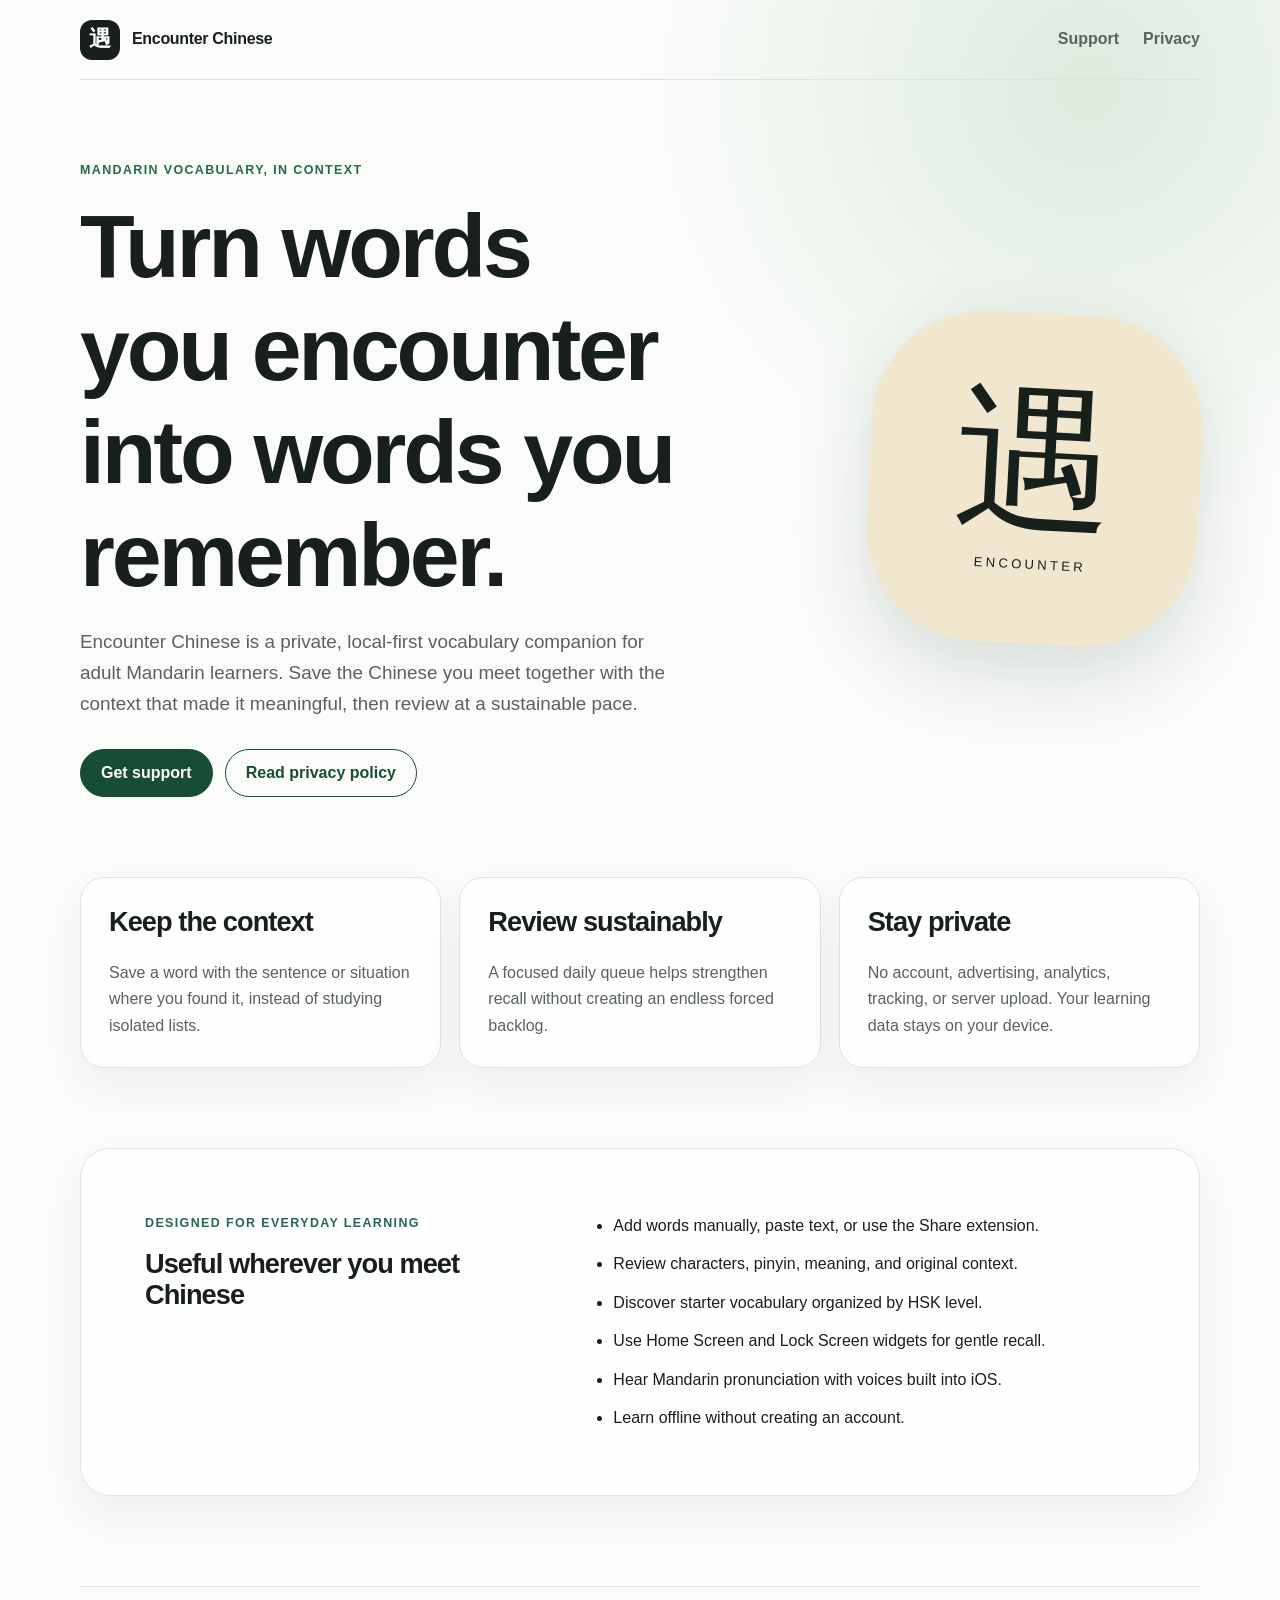
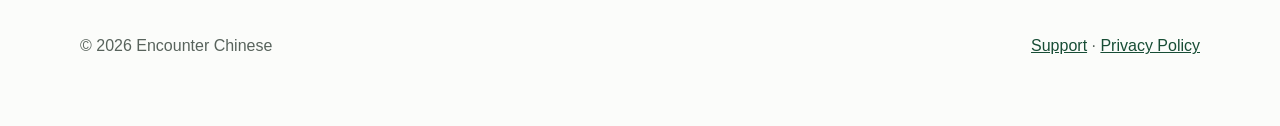
<file: index.html>
<!doctype html>
<html lang="en">
<head>
  <meta charset="utf-8">
  <meta name="viewport" content="width=device-width, initial-scale=1">
  <meta name="description" content="Official support website for Encounter Chinese, a private, local-first Mandarin vocabulary companion.">
  <title>Encounter Chinese</title>
  <link rel="stylesheet" href="styles.css">
</head>
<body>
  <header class="site-header">
    <a class="brand" href="index.html" aria-label="Encounter Chinese home">
      <span class="brand-mark" aria-hidden="true">遇</span>
      <span>Encounter Chinese</span>
    </a>
    <nav aria-label="Main navigation">
      <a href="support.html">Support</a>
      <a href="privacy.html">Privacy</a>
    </nav>
  </header>

  <main>
    <section class="hero">
      <div>
        <p class="eyebrow">Mandarin vocabulary, in context</p>
        <h1>Turn words you encounter into words you remember.</h1>
        <p class="lead">Encounter Chinese is a private, local-first vocabulary companion for adult Mandarin learners. Save the Chinese you meet together with the context that made it meaningful, then review at a sustainable pace.</p>
        <div class="actions">
          <a class="button primary" href="support.html">Get support</a>
          <a class="button secondary" href="privacy.html">Read privacy policy</a>
        </div>
      </div>
      <div class="hero-card" aria-label="Encounter Chinese app symbol">
        <span>遇</span>
        <small>encounter</small>
      </div>
    </section>

    <section class="feature-grid" aria-label="App features">
      <article>
        <h2>Keep the context</h2>
        <p>Save a word with the sentence or situation where you found it, instead of studying isolated lists.</p>
      </article>
      <article>
        <h2>Review sustainably</h2>
        <p>A focused daily queue helps strengthen recall without creating an endless forced backlog.</p>
      </article>
      <article>
        <h2>Stay private</h2>
        <p>No account, advertising, analytics, tracking, or server upload. Your learning data stays on your device.</p>
      </article>
    </section>

    <section class="detail-panel">
      <div>
        <p class="eyebrow">Designed for everyday learning</p>
        <h2>Useful wherever you meet Chinese</h2>
      </div>
      <ul>
        <li>Add words manually, paste text, or use the Share extension.</li>
        <li>Review characters, pinyin, meaning, and original context.</li>
        <li>Discover starter vocabulary organized by HSK level.</li>
        <li>Use Home Screen and Lock Screen widgets for gentle recall.</li>
        <li>Hear Mandarin pronunciation with voices built into iOS.</li>
        <li>Learn offline without creating an account.</li>
      </ul>
    </section>
  </main>

  <footer>
    <p>© 2026 Encounter Chinese</p>
    <p><a href="support.html">Support</a> · <a href="privacy.html">Privacy Policy</a></p>
  </footer>
</body>
</html>
</file>
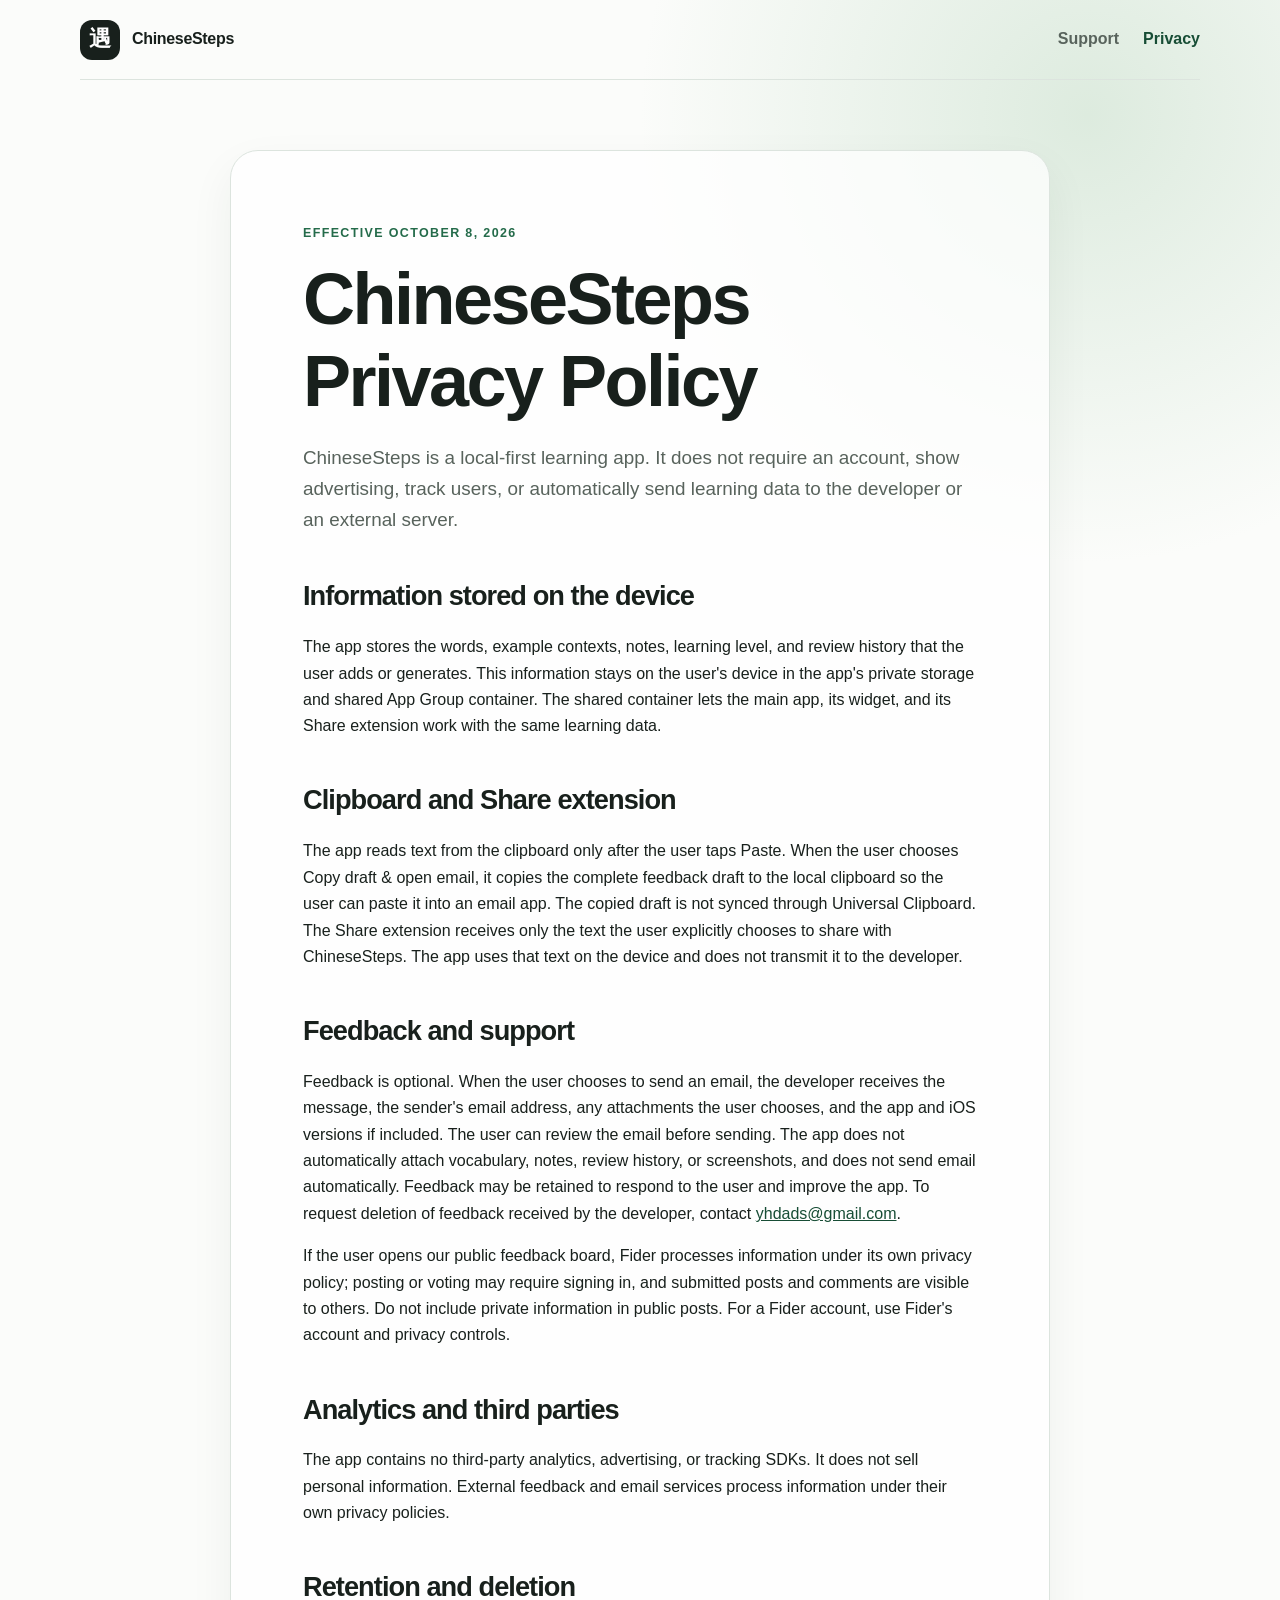
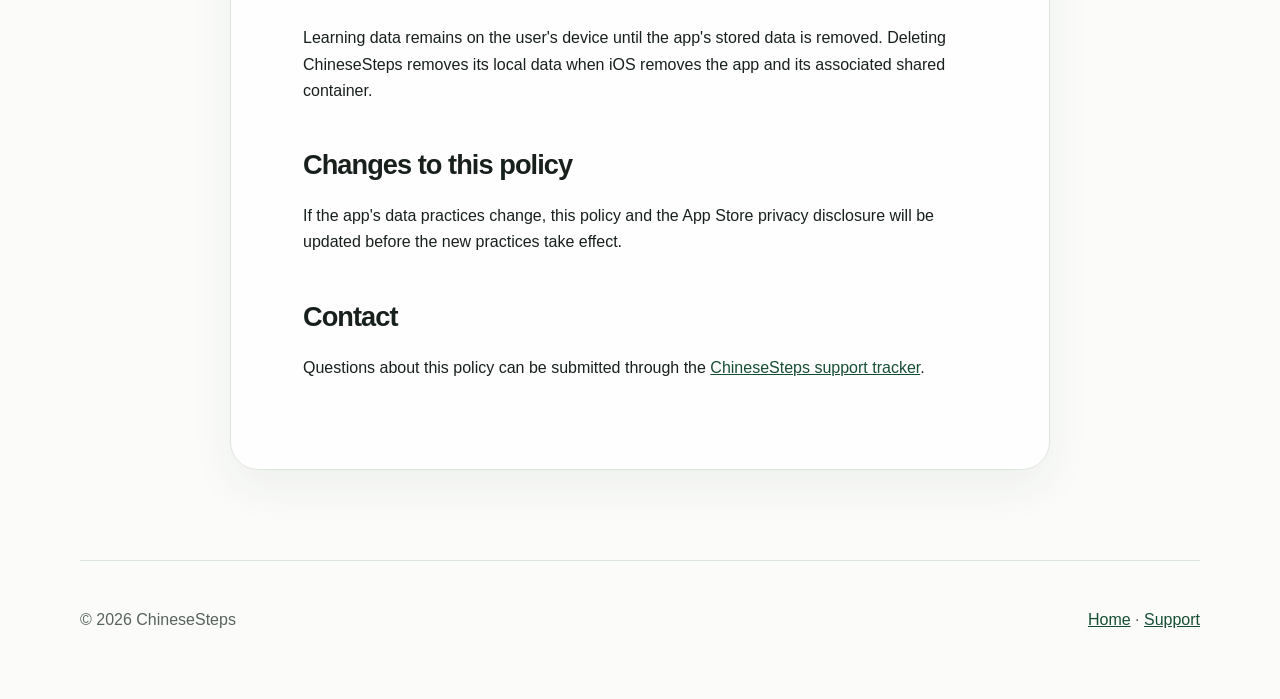
<file: privacy.html>
<!doctype html>
<html lang="en">
<head>
  <meta charset="utf-8">
  <meta name="viewport" content="width=device-width, initial-scale=1">
  <meta name="description" content="Privacy Policy for ChineseSteps.">
  <title>Privacy Policy — ChineseSteps</title>
  <link rel="stylesheet" href="styles.css">
</head>
<body>
  <header class="site-header">
    <a class="brand" href="index.html" aria-label="ChineseSteps home">
      <span class="brand-mark" aria-hidden="true">遇</span>
      <span>ChineseSteps</span>
    </a>
    <nav aria-label="Main navigation">
      <a href="support.html">Support</a>
      <a aria-current="page" href="privacy.html">Privacy</a>
    </nav>
  </header>

  <main class="article-layout">
    <article class="document">
      <p class="eyebrow">Effective October 8, 2026</p>
      <h1>ChineseSteps Privacy Policy</h1>
      <p class="lead">ChineseSteps is a local-first learning app. It does not require an account, show advertising, track users, or automatically send learning data to the developer or an external server.</p>

      <h2>Information stored on the device</h2>
      <p>The app stores the words, example contexts, notes, learning level, and review history that the user adds or generates. This information stays on the user's device in the app's private storage and shared App Group container. The shared container lets the main app, its widget, and its Share extension work with the same learning data.</p>

      <h2>Clipboard and Share extension</h2>
      <p>The app reads text from the clipboard only after the user taps Paste. When the user chooses Copy draft &amp; open email, it copies the complete feedback draft to the local clipboard so the user can paste it into an email app. The copied draft is not synced through Universal Clipboard. The Share extension receives only the text the user explicitly chooses to share with ChineseSteps. The app uses that text on the device and does not transmit it to the developer.</p>

      <h2>Feedback and support</h2>
      <p>Feedback is optional. When the user chooses to send an email, the developer receives the message, the sender's email address, any attachments the user chooses, and the app and iOS versions if included. The user can review the email before sending. The app does not automatically attach vocabulary, notes, review history, or screenshots, and does not send email automatically. Feedback may be retained to respond to the user and improve the app. To request deletion of feedback received by the developer, contact <a href="mailto:yhdads@gmail.com">yhdads@gmail.com</a>.</p>
      <p>If the user opens our public feedback board, Fider processes information under its own privacy policy; posting or voting may require signing in, and submitted posts and comments are visible to others. Do not include private information in public posts. For a Fider account, use Fider's account and privacy controls.</p>

      <h2>Analytics and third parties</h2>
      <p>The app contains no third-party analytics, advertising, or tracking SDKs. It does not sell personal information. External feedback and email services process information under their own privacy policies.</p>

      <h2>Retention and deletion</h2>
      <p>Learning data remains on the user's device until the app's stored data is removed. Deleting ChineseSteps removes its local data when iOS removes the app and its associated shared container.</p>

      <h2>Changes to this policy</h2>
      <p>If the app's data practices change, this policy and the App Store privacy disclosure will be updated before the new practices take effect.</p>

      <h2>Contact</h2>
      <p>Questions about this policy can be submitted through the <a href="https://github.com/yhdawhf/encounter-chinese-support/issues/new">ChineseSteps support tracker</a>.</p>
    </article>
  </main>

  <footer>
    <p>© 2026 ChineseSteps</p>
    <p><a href="index.html">Home</a> · <a href="support.html">Support</a></p>
  </footer>
</body>
</html>
</file>
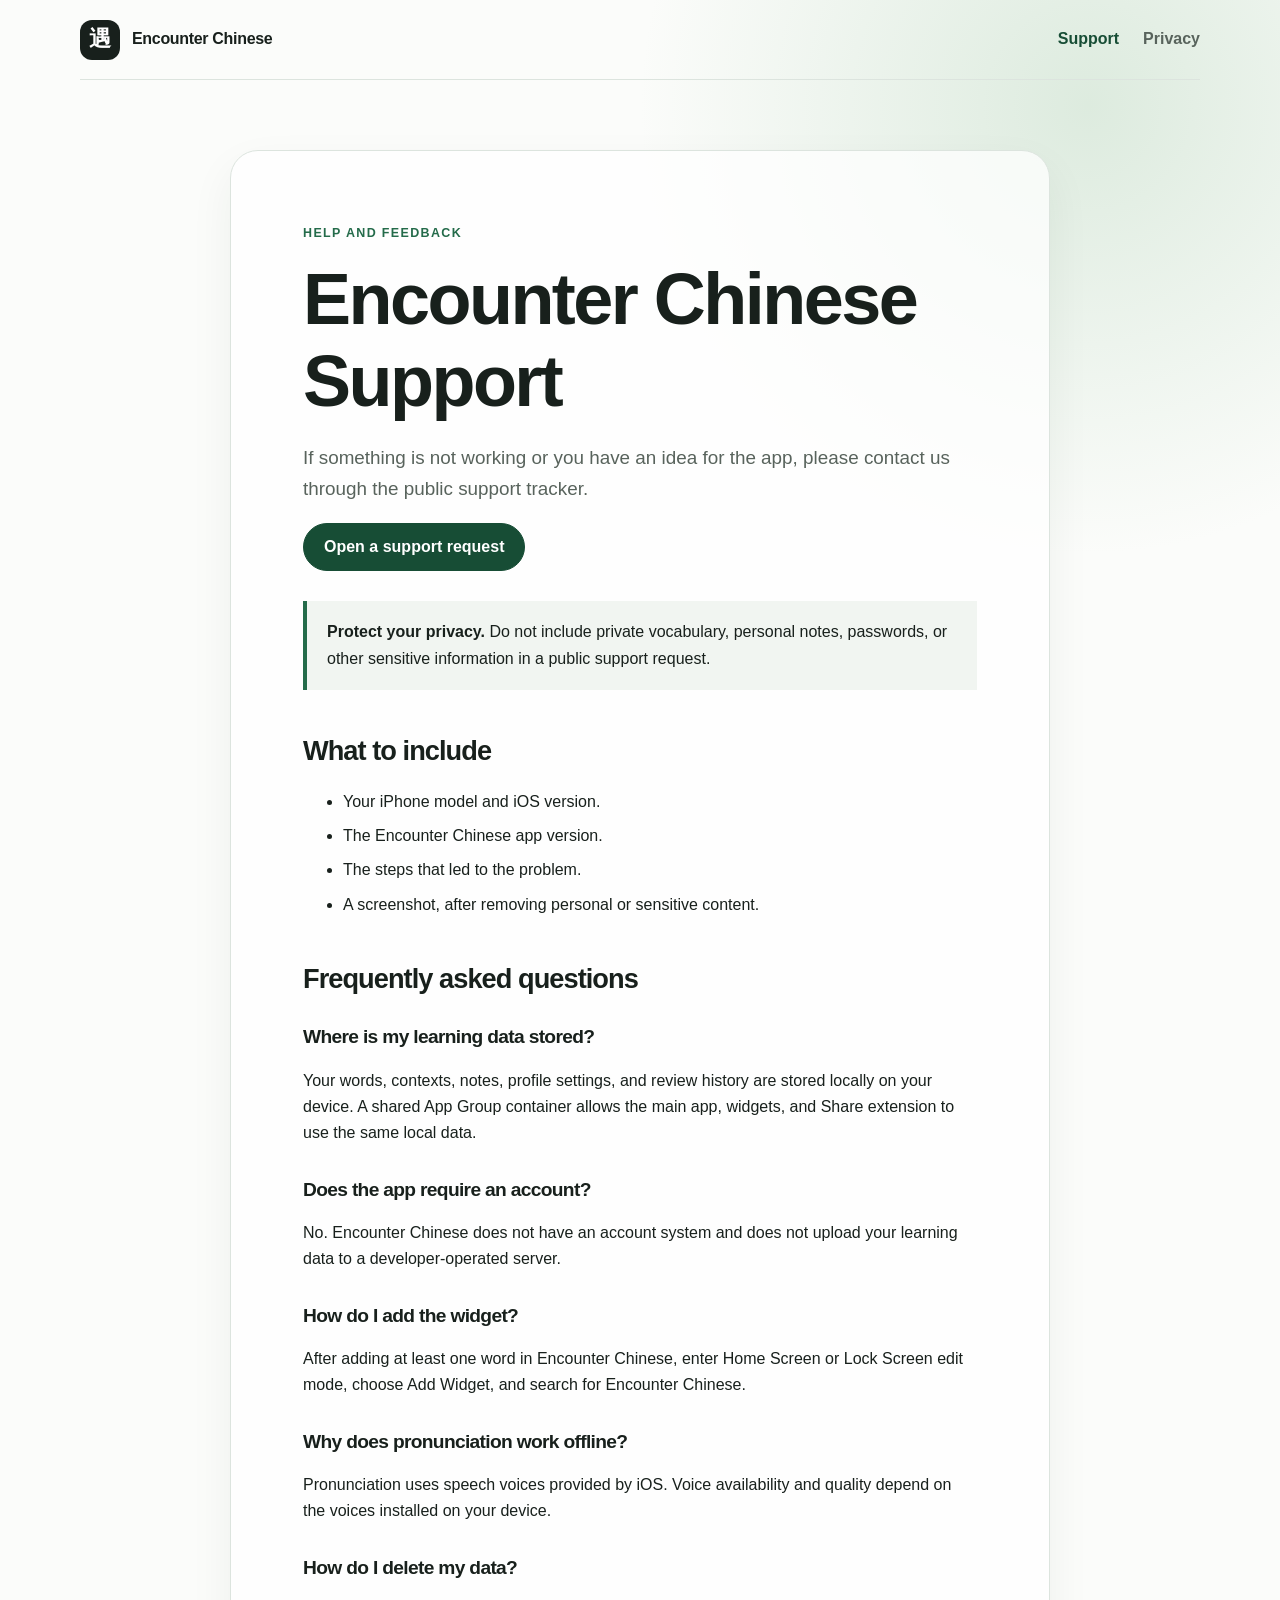
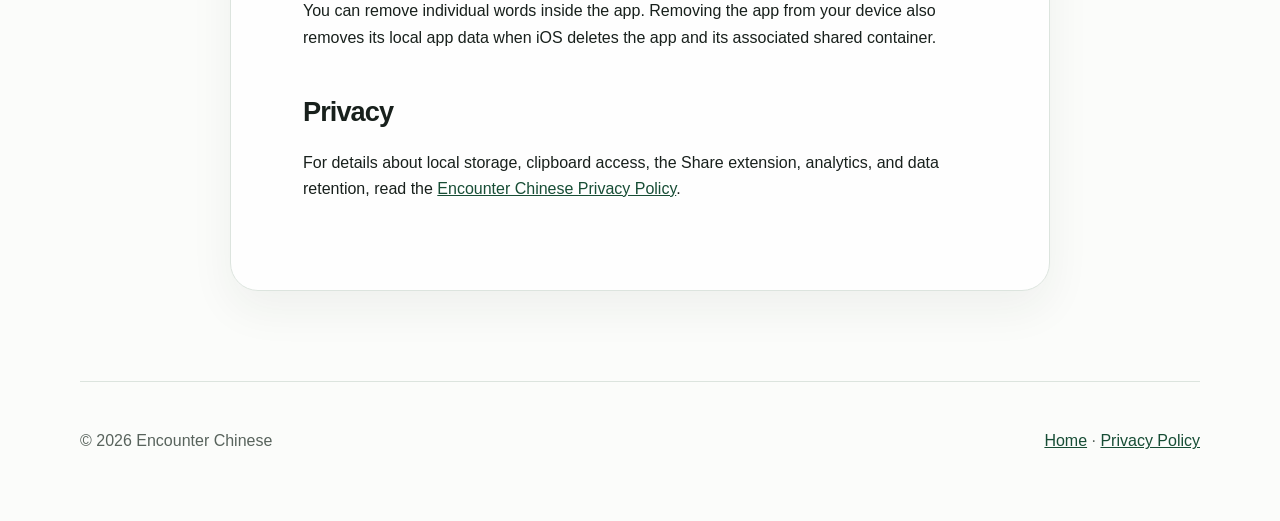
<file: support.html>
<!doctype html>
<html lang="en">
<head>
  <meta charset="utf-8">
  <meta name="viewport" content="width=device-width, initial-scale=1">
  <meta name="description" content="Support and troubleshooting for Encounter Chinese.">
  <title>Support — Encounter Chinese</title>
  <link rel="stylesheet" href="styles.css">
</head>
<body>
  <header class="site-header">
    <a class="brand" href="index.html" aria-label="Encounter Chinese home">
      <span class="brand-mark" aria-hidden="true">遇</span>
      <span>Encounter Chinese</span>
    </a>
    <nav aria-label="Main navigation">
      <a aria-current="page" href="support.html">Support</a>
      <a href="privacy.html">Privacy</a>
    </nav>
  </header>

  <main class="article-layout">
    <article class="document">
      <p class="eyebrow">Help and feedback</p>
      <h1>Encounter Chinese Support</h1>
      <p class="lead">If something is not working or you have an idea for the app, please contact us through the public support tracker.</p>

      <p><a class="button primary" href="https://github.com/yhdawhf/encounter-chinese-support/issues/new">Open a support request</a></p>

      <div class="notice">
        <strong>Protect your privacy.</strong> Do not include private vocabulary, personal notes, passwords, or other sensitive information in a public support request.
      </div>

      <h2>What to include</h2>
      <ul>
        <li>Your iPhone model and iOS version.</li>
        <li>The Encounter Chinese app version.</li>
        <li>The steps that led to the problem.</li>
        <li>A screenshot, after removing personal or sensitive content.</li>
      </ul>

      <h2>Frequently asked questions</h2>

      <h3>Where is my learning data stored?</h3>
      <p>Your words, contexts, notes, profile settings, and review history are stored locally on your device. A shared App Group container allows the main app, widgets, and Share extension to use the same local data.</p>

      <h3>Does the app require an account?</h3>
      <p>No. Encounter Chinese does not have an account system and does not upload your learning data to a developer-operated server.</p>

      <h3>How do I add the widget?</h3>
      <p>After adding at least one word in Encounter Chinese, enter Home Screen or Lock Screen edit mode, choose Add Widget, and search for Encounter Chinese.</p>

      <h3>Why does pronunciation work offline?</h3>
      <p>Pronunciation uses speech voices provided by iOS. Voice availability and quality depend on the voices installed on your device.</p>

      <h3>How do I delete my data?</h3>
      <p>You can remove individual words inside the app. Removing the app from your device also removes its local app data when iOS deletes the app and its associated shared container.</p>

      <h2>Privacy</h2>
      <p>For details about local storage, clipboard access, the Share extension, analytics, and data retention, read the <a href="privacy.html">Encounter Chinese Privacy Policy</a>.</p>
    </article>
  </main>

  <footer>
    <p>© 2026 Encounter Chinese</p>
    <p><a href="index.html">Home</a> · <a href="privacy.html">Privacy Policy</a></p>
  </footer>
</body>
</html>
</file>
<file: styles.css>
:root {
  color-scheme: light;
  --ink: #18201c;
  --muted: #58635c;
  --line: #dce4de;
  --paper: #fbfcfa;
  --panel: #f1f5f1;
  --accent: #246b4a;
  --accent-dark: #174d35;
  --warm: #f1e6ce;
  font-family: ui-sans-serif, -apple-system, BlinkMacSystemFont, "Segoe UI", sans-serif;
}

* { box-sizing: border-box; }

body {
  margin: 0;
  color: var(--ink);
  background:
    radial-gradient(circle at 85% 5%, rgba(191, 218, 195, .5), transparent 28rem),
    var(--paper);
  line-height: 1.65;
}

a { color: var(--accent-dark); }

.site-header,
main,
footer {
  width: min(1120px, calc(100% - 40px));
  margin-inline: auto;
}

.site-header {
  min-height: 80px;
  display: flex;
  align-items: center;
  justify-content: space-between;
  gap: 24px;
  border-bottom: 1px solid var(--line);
}

.brand {
  display: inline-flex;
  align-items: center;
  gap: 12px;
  color: var(--ink);
  text-decoration: none;
  font-weight: 750;
  letter-spacing: -.02em;
}

.brand-mark {
  width: 40px;
  height: 40px;
  display: grid;
  place-items: center;
  border-radius: 12px;
  background: var(--ink);
  color: white;
  font-family: ui-serif, Georgia, serif;
  font-size: 1.35rem;
}

nav { display: flex; gap: 24px; }
nav a { color: var(--muted); text-decoration: none; font-weight: 650; }
nav a:hover, nav a[aria-current="page"] { color: var(--accent-dark); }

.hero {
  min-height: 610px;
  display: grid;
  grid-template-columns: minmax(0, 1.35fr) minmax(260px, .65fr);
  gap: clamp(48px, 8vw, 112px);
  align-items: center;
  padding: 80px 0;
}

.eyebrow {
  margin: 0 0 14px;
  color: var(--accent);
  font-weight: 800;
  letter-spacing: .11em;
  text-transform: uppercase;
  font-size: .78rem;
}

h1, h2, h3 { line-height: 1.15; letter-spacing: -.035em; }
h1 { margin: 0; font-size: clamp(2.7rem, 7vw, 5.8rem); max-width: 12ch; }
h2 { margin-top: 0; font-size: 1.7rem; }
h3 { margin-top: 2rem; font-size: 1.2rem; }

.lead { color: var(--muted); font-size: 1.18rem; max-width: 68ch; }
.hero .lead { max-width: 58ch; }

.actions { display: flex; flex-wrap: wrap; gap: 12px; margin-top: 30px; }
.button {
  display: inline-flex;
  align-items: center;
  justify-content: center;
  min-height: 48px;
  padding: 0 20px;
  border: 1px solid var(--accent-dark);
  border-radius: 999px;
  text-decoration: none;
  font-weight: 750;
}
.button.primary { color: white; background: var(--accent-dark); }
.button.secondary { color: var(--accent-dark); background: transparent; }

.hero-card {
  aspect-ratio: 1;
  display: grid;
  place-items: center;
  align-content: center;
  border-radius: 34%;
  color: var(--ink);
  background: var(--warm);
  box-shadow: 0 30px 80px rgba(27, 55, 38, .16);
  transform: rotate(3deg);
}
.hero-card span { font-family: ui-serif, Georgia, serif; font-size: clamp(6rem, 15vw, 10rem); line-height: 1; }
.hero-card small { margin-top: 12px; font-size: .82rem; letter-spacing: .25em; text-transform: uppercase; }

.feature-grid {
  display: grid;
  grid-template-columns: repeat(3, 1fr);
  gap: 18px;
  padding-bottom: 80px;
}
.feature-grid article,
.detail-panel,
.document {
  border: 1px solid var(--line);
  background: rgba(255, 255, 255, .75);
  box-shadow: 0 18px 45px rgba(27, 55, 38, .06);
}
.feature-grid article { padding: 28px; border-radius: 24px; }
.feature-grid p { margin-bottom: 0; color: var(--muted); }

.detail-panel {
  display: grid;
  grid-template-columns: .85fr 1.15fr;
  gap: 48px;
  padding: clamp(28px, 6vw, 64px);
  margin-bottom: 90px;
  border-radius: 30px;
}
.detail-panel ul { margin: 0; padding-left: 1.25rem; }
.detail-panel li + li { margin-top: 12px; }

.article-layout { max-width: 820px; padding: 70px 0 90px; }
.document { padding: clamp(28px, 7vw, 72px); border-radius: 28px; }
.document h1 { max-width: none; font-size: clamp(2.4rem, 6vw, 4.5rem); }
.document h2 { margin-top: 2.8rem; }
.document li + li { margin-top: .5rem; }
.notice { margin: 30px 0; padding: 18px 20px; border-left: 4px solid var(--accent); background: var(--panel); }

footer {
  display: flex;
  justify-content: space-between;
  gap: 20px;
  padding: 30px 0 50px;
  color: var(--muted);
  border-top: 1px solid var(--line);
}

@media (max-width: 760px) {
  .site-header { min-height: 70px; }
  nav { gap: 14px; }
  .hero { grid-template-columns: 1fr; min-height: auto; padding: 60px 0; }
  .hero-card { width: min(78vw, 330px); justify-self: center; }
  .feature-grid, .detail-panel { grid-template-columns: 1fr; }
  footer { display: block; }
}

@media (prefers-reduced-motion: reduce) {
  * { scroll-behavior: auto !important; }
}
</file>
